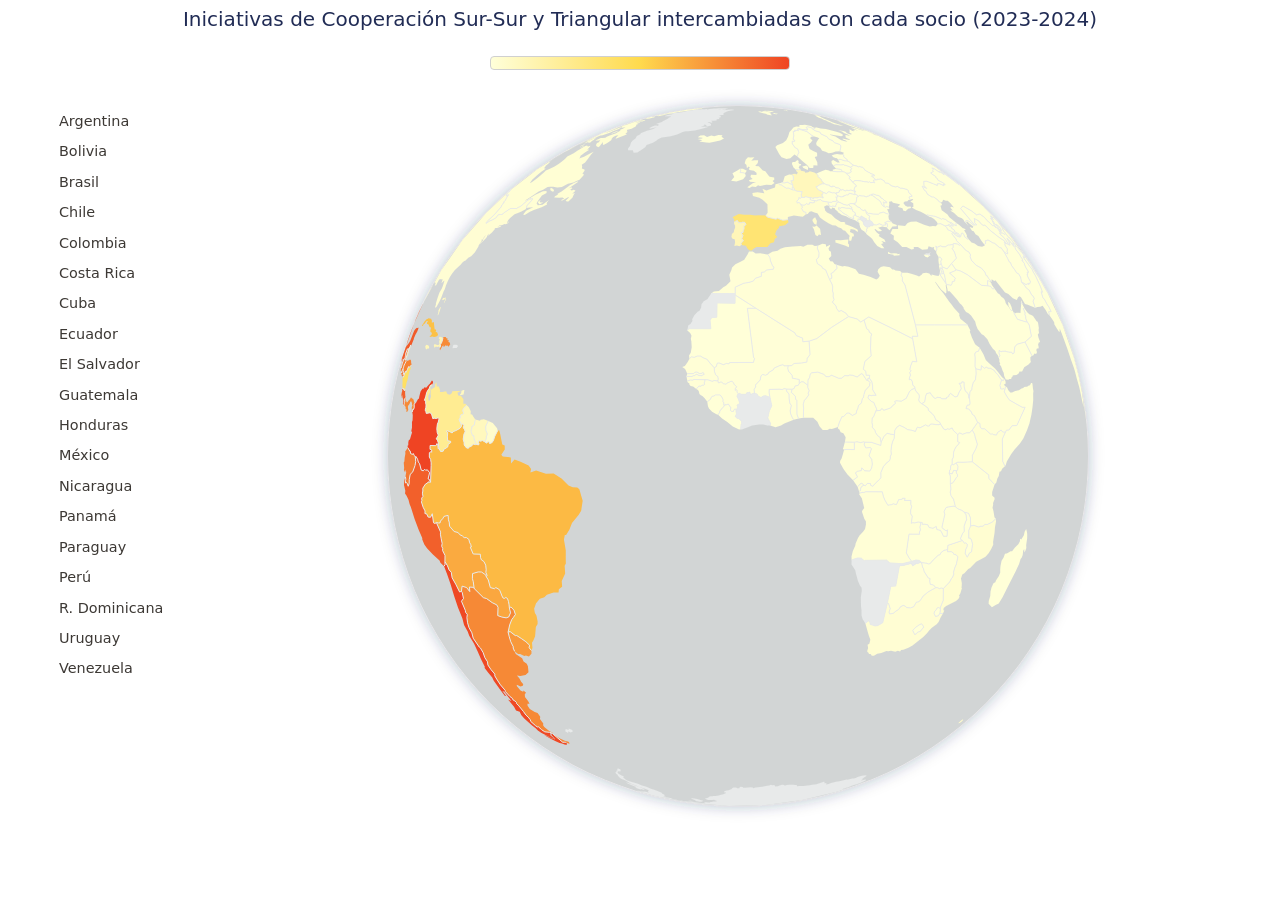
<file: index.html>
<!DOCTYPE html>
<html lang="en">
  <head>
    <meta charset="UTF-8" />
    <link rel="icon" href="data:image/svg+xml,<svg xmlns=%22http://www.w3.org/2000/svg%22 viewBox=%220 0 100 100%22><text y=%22.9em%22 font-size=%2290%22>📈</text></svg>">
    <meta name="viewport" content="width=device-width, initial-scale=1.0" />
    <title>Template | Svelte for Data Visualization</title>
    <script type="module" crossorigin src="docs/assets/index.2e82de15.js"></script>
    <link rel="stylesheet" href="docs/assets/index.2e23dc98.css">
  </head>
  <body>
    <div id="app"></div>
    
  </body>
</html>
</file>
<file: docs/assets/index.2e23dc98.css>
a,abbr,acronym,address,applet,article,aside,audio,b,big,blockquote,body,canvas,caption,center,cite,code,dd,del,details,dfn,div,dl,dt,em,embed,fieldset,figcaption,figure,footer,form,h1,h2,h3,h4,h5,h6,header,hgroup,html,i,iframe,img,ins,kbd,label,legend,li,mark,menu,nav,object,ol,output,p,pre,q,ruby,s,samp,section,small,span,strike,strong,sub,summary,sup,table,tbody,td,tfoot,th,thead,time,tr,tt,u,ul,var,video{margin:0;padding:0;border:0;font-size:100%;font:inherit;vertical-align:baseline}article,aside,details,figcaption,figure,footer,header,hgroup,menu,nav,section{display:block}body{line-height:1}ol,ul{list-style:none}blockquote,q{quotes:none}blockquote:after,blockquote:before,q:after,q:before{content:"";content:none}table{border-collapse:collapse;border-spacing:0}:root{font-family:Lato,system-ui,-apple-system,Helvetica,Arial,sans-serif;font-size:1rem;line-height:1.5;font-weight:400;color:#1c1c1b;font-synthesis:none;text-rendering:optimizeLegibility;-webkit-font-smoothing:antialiased;-moz-osx-font-smoothing:grayscale;-webkit-text-size-adjust:100%}body{padding:6px}.legend.svelte-5xeb5m{display:flex;flex-direction:row;align-items:center;gap:8px;width:100%;max-width:300px;margin:0 auto 20px;z-index:1;position:relative}.bar.svelte-5xeb5m{height:12px;flex:1;position:relative;border-radius:4px;border:1px solid #d0d0d0;overflow:visible}.marker.svelte-5xeb5m{position:absolute;top:50%;transform:translate(-50%,-50%);display:flex;flex-direction:column;align-items:center;transition:left .5s cubic-bezier(1,0,0,1)}.marker-tooltip.svelte-5xeb5m{position:absolute;top:calc(100% + 5px);display:flex;flex-direction:column;align-items:center;color:#3d3935;font-size:.9rem;white-space:nowrap;pointer-events:none;gap:3px}.marker-name.svelte-5xeb5m{font-weight:700;text-shadow:-2px 0 0 white,2px 0 0 white,0 -2px 0 white,0 2px 0 white,-2px -2px 0 white,2px -2px 0 white,-2px 2px 0 white,2px 2px 0 white}.marker-count.svelte-5xeb5m{font-weight:400;text-shadow:-2px 0 0 white,2px 0 0 white,0 -2px 0 white,0 2px 0 white,-2px -2px 0 white,2px -2px 0 white,-2px 2px 0 white,2px 2px 0 white}.line.svelte-5xeb5m{width:6px;height:17px;background:white;border:1.5px solid black;border-radius:4px}.select-wrapper.svelte-r0mgas.svelte-r0mgas{display:block;position:relative;margin:10px auto 15px;width:100%;max-width:300px}.select-trigger.svelte-r0mgas.svelte-r0mgas{width:100%;display:flex;transition:.1s;justify-content:space-between;align-items:center;padding:6px 14px;border:1px solid #d0d0d0;border-radius:4px;background-color:#fff;color:#3d3935;text-align:left;cursor:pointer}.select-trigger.svelte-r0mgas.svelte-r0mgas:hover{border-color:#aaa}.select-trigger.svelte-r0mgas.svelte-r0mgas:focus{outline:none}.select-wrapper.open.svelte-r0mgas .select-trigger.svelte-r0mgas{outline:2px solid #2684ff;outline-offset:-1px}.trigger-right.svelte-r0mgas.svelte-r0mgas{display:flex;align-items:center;gap:10px;flex-shrink:0}.separator.svelte-r0mgas.svelte-r0mgas{width:1px;height:18px;background:#d0d0d0}.chevron.svelte-r0mgas.svelte-r0mgas{transition:transform .2s ease;color:#888}.select-wrapper.open.svelte-r0mgas .chevron.svelte-r0mgas{transform:rotate(180deg)}.placeholder.svelte-r0mgas.svelte-r0mgas{color:#aaa}.selected.svelte-r0mgas.svelte-r0mgas{color:#3d3935}.dropdown.svelte-r0mgas.svelte-r0mgas{position:absolute;top:100%;left:0;right:0;margin:6px 0 0;background:white;border:1px solid #dadada;border-radius:6px;max-height:220px;overflow-y:auto;list-style:none;padding:0;z-index:100}.dropdown.svelte-r0mgas li.svelte-r0mgas{padding:9px 14px;color:#3d3935;cursor:pointer;user-select:none}.dropdown.svelte-r0mgas li.svelte-r0mgas:hover{background:#deebff}.side-menu.svelte-r0mgas.svelte-r0mgas{display:none;flex-shrink:0;margin-left:10px}.side-menu.svelte-r0mgas ul.svelte-r0mgas{list-style:none;margin:0;padding:0}.side-menu.svelte-r0mgas li.svelte-r0mgas{padding:8px 10px;border-radius:4px;color:#3d3935;cursor:pointer;user-select:none;font-size:.9rem;border-left:4px solid transparent;transition:background .1s,border-color .1s}.side-menu.svelte-r0mgas li.svelte-r0mgas:hover{background:#deebff}.side-menu.svelte-r0mgas li.active.svelte-r0mgas{background:#212c55;border-left-color:#63ffa1;color:#fff;font-weight:600}@media (min-width: 900px){.select-wrapper.svelte-r0mgas.svelte-r0mgas{display:none}.side-menu.svelte-r0mgas.svelte-r0mgas{display:block}}.globo-wrapper.svelte-g8dv6i{max-width:700px;margin:0 auto;position:relative;z-index:0}svg.svelte-g8dv6i{overflow:visible}.dragging.svelte-g8dv6i{cursor:grabbing}.chart-container.svelte-17joxcv{max-width:1210px;margin:0 auto;color:#3d3935}h1.svelte-17joxcv{text-align:center;color:#212c55;font-size:20px;line-height:26px;margin-bottom:1.5rem}.main-layout.svelte-17joxcv{display:flex;flex-direction:column;gap:1rem}.sidebar.svelte-17joxcv{width:100%;z-index:10}.legend-wrapper.svelte-17joxcv{margin-bottom:1rem;display:flex;justify-content:center}@media (min-width: 900px){.main-layout.svelte-17joxcv{flex-direction:row}.sidebar.svelte-17joxcv{width:180px;flex-shrink:0;position:sticky;top:10px}.viz-content.svelte-17joxcv{flex-grow:1}}
</file>
